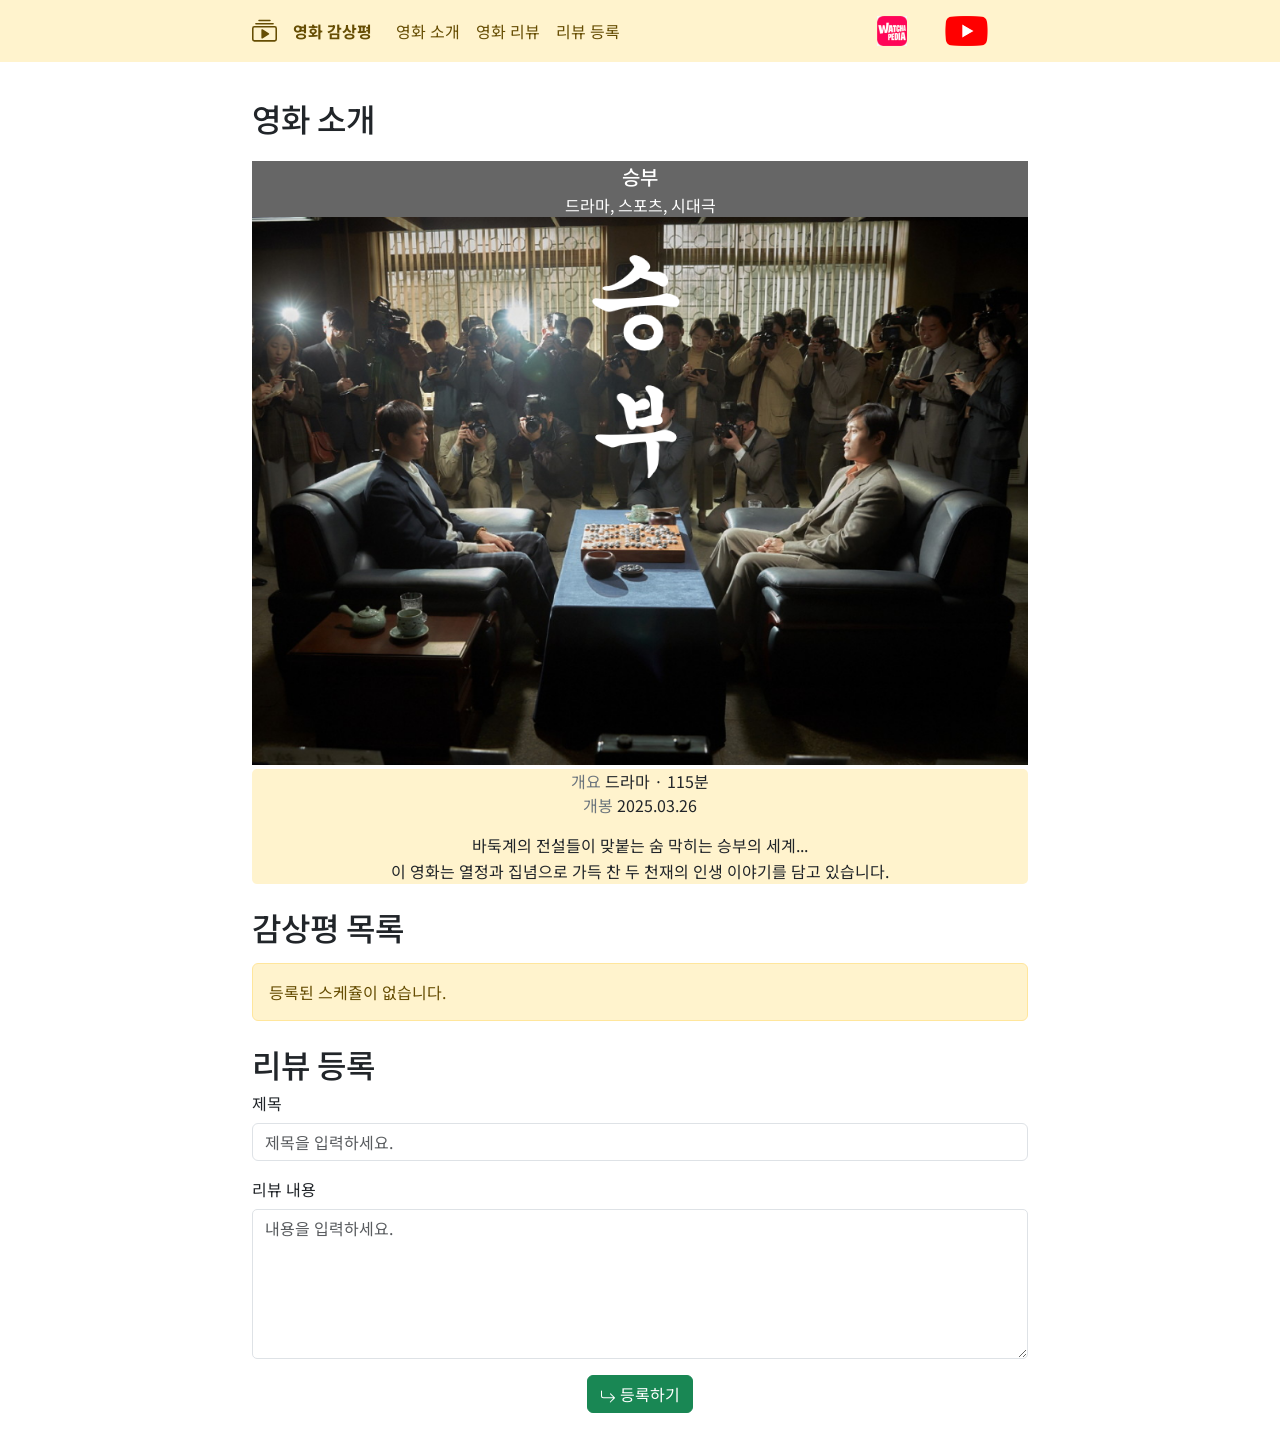
<file: index.html>
<!DOCTYPE html>
<html>
<head>
    <meta charset="UTF-8">
    <meta name="viewport" content="width=device-width, initial-scale=1">
    <link href="https://cdn.jsdelivr.net/npm/bootstrap@5.3.5/dist/css/bootstrap.min.css" rel="stylesheet" integrity="sha384-SgOJa3DmI69IUzQ2PVdRZhwQ+dy64/BUtbMJw1MZ8t5HZApcHrRKUc4W0kG879m7" crossorigin="anonymous">
    <link href="https://fonts.googleapis.com/css2?family=Noto+Sans+KR&display=swap" rel="stylesheet">
    <link rel="stylesheet" type="text/css" href="css/style.css">
    <link rel="shortcut icon" href="images/shortcutIcon.png">
    <script src="https://cdn.jsdelivr.net/npm/bootstrap@5.3.5/dist/js/bootstrap.bundle.min.js" integrity="sha384-k6d4wzSIapyDyv1kpU366/PK5hCdSbCRGRCMv+eplOQJWyd1fbcAu9OCUj5zNLiq" crossorigin="anonymous"></script>
    <script src="js/movie.js"></script>

    <title>영화 감상평</title>
</head>
<body>
    <!-- nav -->
    <nav class="p-3 mb-2 bg-warning-subtle text-warning-emphasis">
        <div class="container">
            <div class="d-flex justify-content-start align-items-center">
                <svg class="me-3" xmlns="http://www.w3.org/2000/svg" width="25" height="25" fill="currentColor" class="bi bi-collection-play" viewBox="0 0 16 16">
                    <path d="M2 3a.5.5 0 0 0 .5.5h11a.5.5 0 0 0 0-1h-11A.5.5 0 0 0 2 3m2-2a.5.5 0 0 0 .5.5h7a.5.5 0 0 0 0-1h-7A.5.5 0 0 0 4 1m2.765 5.576A.5.5 0 0 0 6 7v5a.5.5 0 0 0 .765.424l4-2.5a.5.5 0 0 0 0-.848z"/>
                    <path d="M1.5 14.5A1.5 1.5 0 0 1 0 13V6a1.5 1.5 0 0 1 1.5-1.5h13A1.5 1.5 0 0 1 16 6v7a1.5 1.5 0 0 1-1.5 1.5zm13-1a.5.5 0 0 0 .5-.5V6a.5.5 0 0 0-.5-.5h-13A.5.5 0 0 0 1 6v7a.5.5 0 0 0 .5.5z"/>
                </svg>
                <a href="#"></a>
                <span class="fw-bold">영화 감상평</span>
                <!-- 이동 주소에는 각자 설정한 주소 지정이 필요하여 현재 공백 -->
                <a class="nav-link ms-4" href="#movie_poster">영화 소개</a>
                <a class="nav-link ms-3" href="#review-items">영화 리뷰</a>
                <a class="nav-link ms-3 me-3" href="#review-regist">리뷰 등록</a>
                <div class="nav_channel">
                    <ul class="d-flex justify-content-end align-items-center">
                        <!-- 왓챠 피디아 -->
                        <li><a href="https://pedia.watcha.com/ko-KR/contents/m5ekxEM" class="channel_icon1 bg" target="_blank"></a></li>
                        <!-- 유튜브 -->
                        <li><a href="https://www.youtube.com/watch?v=J8qqMLZPPTo" class="bg channel_icon2" target="_blank"></a></li>
                    </ul>
                </div>
            </div>
        </div>
    </nav>

    <div class="nav_blank"></div>

    <!-- nav E -->

    <section class="movie-top container mt-4 mb-4" id="movie_poster">
      <div class="moive-data">
        <h2 class="mb-4">영화 소개</h2>
    
        <!-- 영화 포스터 -->
        <div class="poster-wrapper">
          <div>
              <h5 class="m-1">승부</h5>
              <p class="mb-1 mt-2">드라마, 스포츠, 시대극</p>
            </div>
          <img src="images/poster3.png" alt="영화 포스터" class="poster">
        </div>
    
        <!-- 영화 정보 -->
        <div class="moive-info">
          <div class="movie-info-first mt-1">
            <div class="moive-data1">
              <span class="text-secondary">개요</span> 드라마 <a>·</a> 115분
            </div>
            <div class="movie-data2">
              <span class="text-secondary">개봉</span> 2025.03.26
            </div>
          </div>
    
          <!-- 영화 소개글 -->
          <div class="movie-description mt-3">
            <p>
              바둑계의 전설들이 맞붙는 숨 막히는 승부의 세계...<br>
              이 영화는 열정과 집념으로 가득 찬 두 천재의 인생 이야기를 담고 있습니다.
            </p>
          </div>
        </div>
      </div>
    </section>

    <!--// accordion S -->
  <section class="container mb-4">
    <h2 class="mb-3">감상평 목록</h2>
      <div class="accordion" id="review-items"></div>

      <script type="text/html" id="accordionId">
          <div class="accordion-item">
            <h2 class="accordion-header">
              <button class="accordion-button" type="button" data-bs-toggle="collapse" data-bs-target="#collapseOne#{seq}" aria-expanded="true" aria-controls="collapseOne#{seq}">
                #{title}
              </button>
            </h2>
            <div id="collapseOne#{seq}" class="accordion-collapse collapse" data-bs-parent="#review-items">
              <div class="accordion-body">
                #{content}
                <div class="d-flex justify-content-between align-items-center mb-2">
                  <small class="text-muted">등록일: #{date}</small>
                  <button type="button" class="btn btn-danger btn-sm remove">삭제</button>
                </div>
              </div>
            </div>
          </div>
      </script>
    </section>

    <!--// accordion-->

  
    <div class="container">
        <h2 class="mb-2">리뷰 등록</h2>
        <form id="review-regist" name="frmRegist" autocomplete="off" class="mb5">
            <div class="mb-3">
                <label for="review-title" class='form-label'>제목</label>
                <input type="text" id="review-title" name="title" class="form-control" placeholder="제목을 입력하세요.">
            </div>
            <div class="mb-3">
                <label for="review-content" class="form-label">리뷰 내용</label> 
                <textarea name="content" id="review-content" class="form-control" placeholder="내용을 입력하세요."></textarea>
            </div>
            <div class="d-flex justify-content-center mb-4">
                <button type="submit" class="btn btn-success">
                    <svg xmlns="http://www.w3.org/2000/svg" width="16" height="16" fill="currentColor" class="bi bi-arrow-return-right" viewBox="0 0 16 16">
                        <path fill-rule="evenodd" d="M1.5 1.5A.5.5 0 0 0 1 2v4.8a2.5 2.5 0 0 0 2.5 2.5h9.793l-3.347 3.346a.5.5 0 0 0 .708.708l4.2-4.2a.5.5 0 0 0 0-.708l-4-4a.5.5 0 0 0-.708.708L13.293 8.3H3.5A1.5 1.5 0 0 1 2 6.8V2a.5.5 0 0 0-.5-.5"/>
                    </svg>
                    등록하기
                </button>
            </div>
        </form>
    </div>
</body>
</html>
</file>
<file: css/style.css>
/* 공통 초기화 S */
ul, ol{
    list-style: none;
    margin: 0;
    padding: 0;
    display: block;
}

.bg{
    background-size: contain;
    background-repeat: no-repeat;
    background-position: center 0;
}


.h1, .h2, .h3, .h4, .h5, .h6, h1, h2, h3, h4, h5, h6 {
    margin: 0;
}

p{
      margin: 0;
}

body {
    font-family: 'Noto Sans KR', sans-serif;
  }
  
/* 공통 초기화 E */

  /* 포스터 영역 */
  .movie-top {
    text-align: center;
  }

  .movie-top h2 {
    text-align: left;
  }
  
  .poster-wrapper {
      position: relative;
      display: inline-block;
      margin-left: 0;
      color: white;
      background-color: rgba(0, 0, 0, 0.6);
      align-items: center;
      line-height: 100%;
      text-align: center;
  }
  
  .poster {
      width: 100%;
      height: auto;
      display: block;
  }
  
  
  .movie-description {
      font-size: 1rem;
      line-height: 1.6;
  }
  
  .moive-info {
    background-color: #fff3cd;
    border-radius: 5px;
  }

/* nav s */

nav{
    width: 100%;
    position: fixed;
    left: 50%;
    transform: translate(-50%,0);
    z-index: 999;
}

.container {
    max-width: 800px;
    min-width: 350px;
}
.nav_channel{
    width: 368px;
}
.nav_channel ul li{
    width: 75px;
    height: 30px;
}
.nav_channel ul li a{
    display: block;
    width: 100%;
    height: 100%;
}
.nav_channel ul li .channel_icon1{
    background-image: url(../images/watchaPedia_icon.png);
}
.nav_channel ul li .channel_icon2{
    background-image: url(../images/Youtube_icon.png);
}

.nav_blank{
    height: 75px;
}

/* nav E */

/* review save S */

#review-content {
    height: 150px;
    border-radius: 5px;
  }

/* review save E */
</file>
